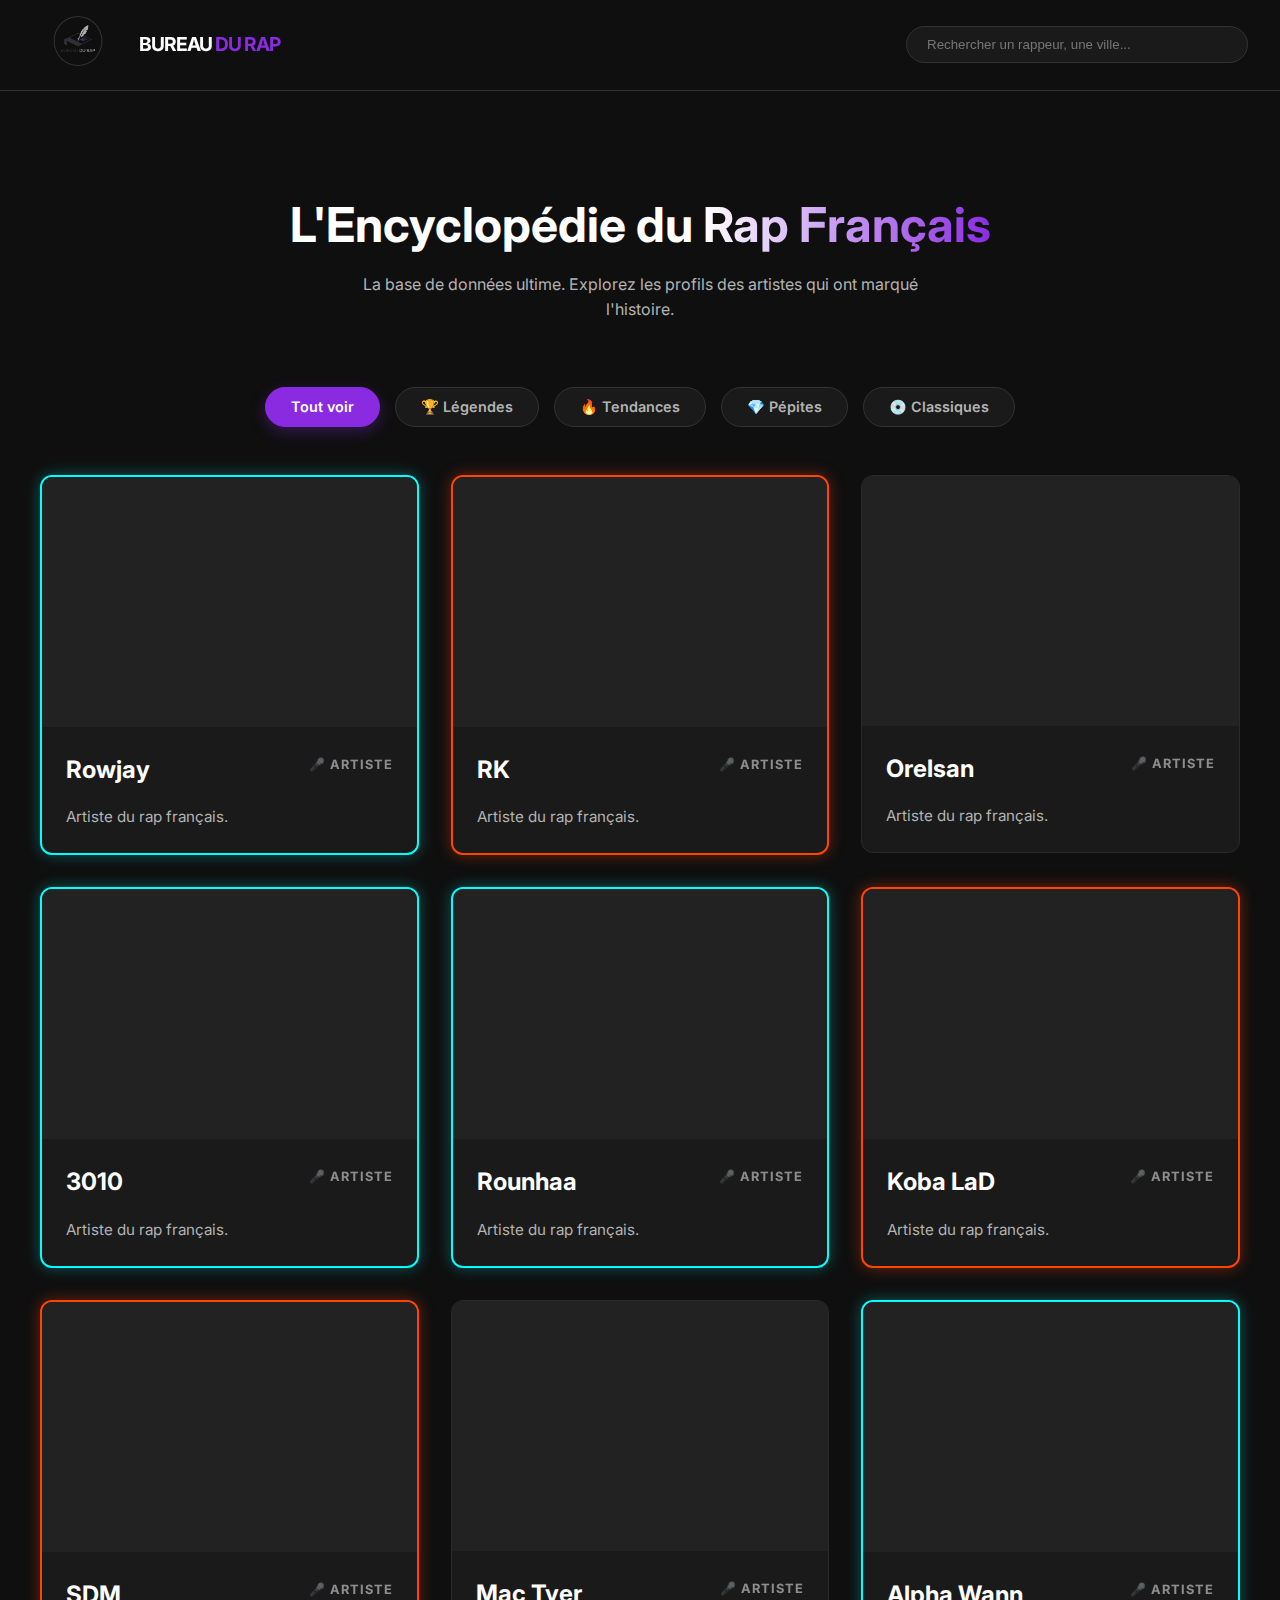
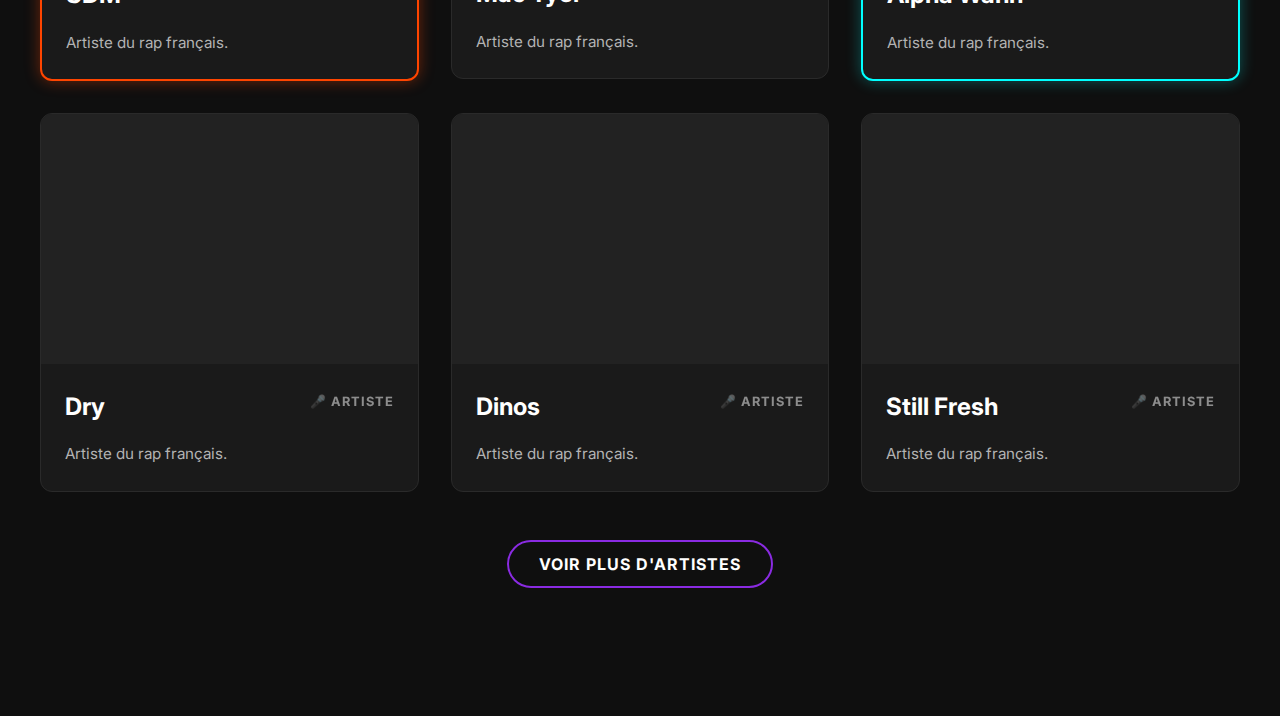
<file: index.html>
<!DOCTYPE html>
<html lang="fr">
<head>
    <meta charset="UTF-8">
    <meta name="viewport" content="width=device-width, initial-scale=1.0">
    <title>Bureau du Rap - Encyclopédie</title>
    <link rel="stylesheet" href="style.css">
    <link href="https://fonts.googleapis.com/css2?family=Inter:wght@400;600;700&display=swap" rel="stylesheet">
</head>
<body>

    <nav class="navbar">
        <div class="logo-container">
            <a href="#index.html"><img src="img/BDR_logo-removebg-preview.png" alt="Bureau du Rap Logo" class="logo-img"></a>
            <span class="logo-text">BUREAU <span class="logo-accent">DU RAP</span></span>
        </div>
        <input type="text" class="search-bar" placeholder="Rechercher un rappeur, une ville..." id="searchInput">
    </nav>

    <header class="hero">
        <h1>L'Encyclopédie du <span class="text-gradient">Rap Français</span></h1>
        <p>La base de données ultime. Explorez les profils des artistes qui ont marqué l'histoire.</p>
    </header>
    <div class="filters-container">
    <button class="filter-btn active" data-filter="all">Tout voir</button>
    <button class="filter-btn" data-filter="legende">🏆 Légendes</button>
    <button class="filter-btn" data-filter="tendance">🔥 Tendances</button>
    <button class="filter-btn" data-filter="pepite">💎 Pépites</button>
    <button class="filter-btn" data-filter="classique">💿 Classiques</button>
</div>

    <main class="container">
        <div class="grid" id="rapperGrid">
            </div>
            <main class="container">

        
        <div class="load-more-container">
            <button id="loadMoreBtn" class="filter-btn" style="display: none;">Voir plus d'artistes</button>
        </div>
    </main>
    </main>
    <script src="database.js"></script> 
    <script src="script.js"></script>
</body>
</html>

</body>
</html>
</file>
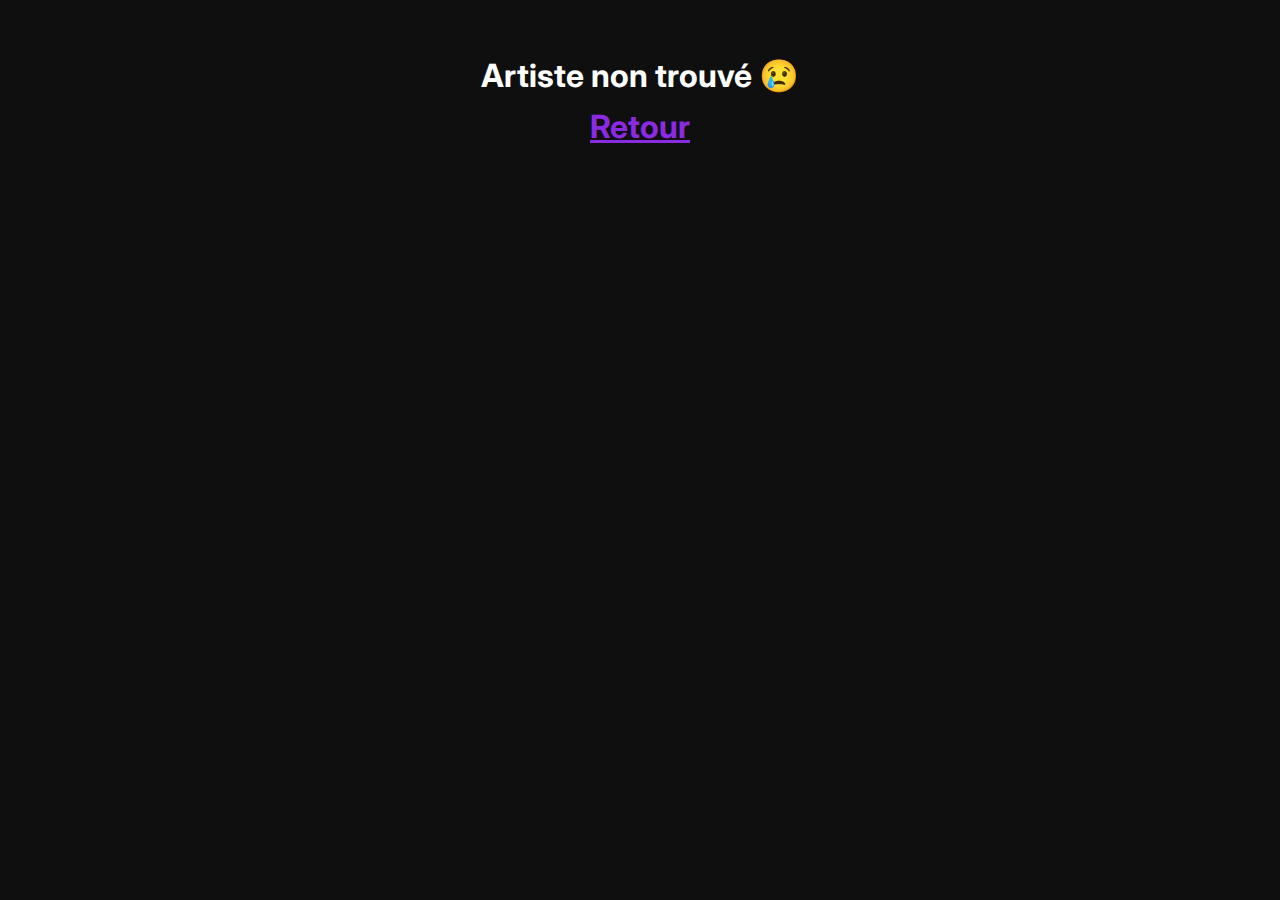
<file: artiste.html>
<!DOCTYPE html>
<html lang="fr">
<head>
    <meta charset="UTF-8">
    <meta name="viewport" content="width=device-width, initial-scale=1.0">
    <title>Profil Artiste</title>
    <link rel="stylesheet" href="style.css">
    <link href="https://fonts.googleapis.com/css2?family=Inter:wght@400;600;700;800&display=swap" rel="stylesheet">
</head>
<body>

    <a href="index.html" class="back-btn">← Retour</a>

    <header class="artist-header" id="headerBg">
        <div class="artist-info">
            <span class="artist-city" id="artistCity">Ville</span>
            <h1 class="artist-name" id="artistName">Artiste</h1>
        </div>
    </header>

    <section class="bio-section" id="artistBio">
        Chargement...
    </section>

    <section class="disco-section">
        <h2 class="section-title">Projets Marquants</h2>
        <div class="albums-grid" id="albumsGrid"></div>
    </section>

    <script src="database.js"></script> 
    <script src="script.js"></script>

    <script>
        const params = new URLSearchParams(window.location.search);
        const artistId = params.get('id');
        const artiste = dataRappeurs.find(r => r.id === artistId);

        if (artiste) {
            document.getElementById('artistName').innerText = artiste.nom;
            document.getElementById('artistCity').innerText = artiste.ville;
            // Fond avec l'image de l'artiste floutée
            document.getElementById('headerBg').style.backgroundImage = `linear-gradient(to bottom, rgba(15,15,15,0.3), #0f0f0f), url('${artiste.image}')`;
            
            // Gestion de la bio
            document.getElementById('artistBio').innerHTML = artiste.bioLongue ? artiste.bioLongue : artiste.bio;

            // Gestion des albums
            const albumsGrid = document.getElementById('albumsGrid');
            if (artiste.albums) {
                artiste.albums.forEach(album => {
                    albumsGrid.innerHTML += `
                        <div class="album-card">
                            <img src="${album.cover}" class="album-cover">
                            <div class="album-info">
                                <h3 class="album-title">${album.titre}</h3>
                                <span class="album-year">${album.annee}</span>
                            </div>
                        </div>`;
                });
            } else {
                albumsGrid.innerHTML = "<p style='color:gray'>Aucun album listé pour l'instant.</p>";
            }
        } else {
            document.body.innerHTML = "<h1 style='color:white;text-align:center;margin-top:50px'>Artiste non trouvé 😢 <br><a href='index.html' style='color:#8A2BE2'>Retour</a></h1>";
        }
    </script>
</body>
</html>
</file>
<file: style.css>
/* --- CONFIGURATION DES COULEURS --- */
:root {
    --bg-dark: #0f0f0f;       /* Noir profond */
    --bg-card: #1a1a1a;       /* Gris foncé pour les cartes */
    --accent: #8A2BE2;        /* Violet électrique */
    --accent-glow: rgba(138, 43, 226, 0.4); /* Lueur violette */
    --text-white: #ffffff;
    --text-gray: #b3b3b3;
    --border-radius: 12px;
}

/* --- BASE --- */
body {
    margin: 0;
    font-family: 'Inter', sans-serif;
    background-color: var(--bg-dark);
    color: var(--text-white);
    line-height: 1.6;
}

/* --- NAVIGATION --- */
.navbar {
    display: flex;
    justify-content: space-between;
    align-items: center;
    padding: 1rem 2rem;
    background-color: rgba(15, 15, 15, 0.9); /* Légèrement transparent */
    backdrop-filter: blur(10px); /* Effet de flou derrière la barre */
    position: sticky;
    top: 0;
    z-index: 100;
    border-bottom: 1px solid #333;
}

.logo-container {
    display: flex;
    align-items: center;
    gap: 15px;
}

.logo-img {
    height: 50px; /* Taille du logo */
    border-radius: 50%; /* Rend le logo rond si tu veux, sinon enlève cette ligne */
    object-fit: cover;
}

.logo-text {
    font-weight: 700;
    font-size: 1.2rem;
    letter-spacing: -1px;
}

.logo-accent {
    color: var(--accent);
}

/* --- BARRE DE RECHERCHE --- */
.search-bar {
    background: var(--bg-card);
    border: 1px solid #333;
    color: white;
    padding: 10px 20px;
    border-radius: 50px;
    width: 300px;
    outline: none;
    transition: all 0.3s ease;
}

.search-bar:focus {
    border-color: var(--accent);
    box-shadow: 0 0 15px var(--accent-glow);
}

/* --- HERO SECTION --- */
.hero {
    text-align: center;
    padding: 4rem 1rem;
}

.hero h1 {
    font-size: 3rem;
    margin-bottom: 0.5rem;
}

.text-gradient {
    background: linear-gradient(to right, #fff, var(--accent));
    -webkit-background-clip: text;
    -webkit-text-fill-color: transparent;
}

.hero p {
    color: var(--text-gray);
    max-width: 600px;
    margin: 0 auto;
}

/* --- GRILLE (GRID) --- */
.container {
    max-width: 1200px;
    margin: 0 auto;
    padding: 0 2rem 4rem 2rem;
}

.grid {
    display: grid;
    /* Responsive automatique : remplit la ligne avec autant de cartes que possible */
    grid-template-columns: repeat(auto-fill, minmax(300px, 1fr)); 
    gap: 2rem;
}

/* --- CARTE RAPPEUR (CARD) --- */
.card {
    background-color: var(--bg-card);
    border-radius: var(--border-radius);
    overflow: hidden;
    border: 1px solid #2a2a2a;
    transition: transform 0.3s ease, box-shadow 0.3s ease;
    display: flex;
    flex-direction: column;
}

.card:hover {
    transform: translateY(-5px); /* La carte monte un peu */
    box-shadow: 0 10px 30px rgba(0,0,0,0.5);
    border-color: var(--accent);
}

.card-image {
    width: 100%;
    height: 250px;
    object-fit: cover; /* L'image remplit la zone sans être déformée */
    background-color: #222;
}

.card-content {
    padding: 1.5rem;
}

.card-header {
    display: flex;
    justify-content: space-between;
    align-items: start;
    margin-bottom: 1rem;
}

.card-name {
    margin: 0;
    font-size: 1.5rem;
    font-weight: 700;
}

.card-tag {
    background-color: rgba(138, 43, 226, 0.15);
    color: #bb86fc;
    padding: 4px 10px;
    border-radius: 6px;
    font-size: 0.8rem;
    font-weight: 600;
    text-transform: uppercase;
}

.card-bio {
    color: var(--text-gray);
    font-size: 0.95rem;
    margin: 0;
    display: -webkit-box;
    -webkit-line-clamp: 3; /* Coupe le texte après 3 lignes */
    -webkit-box-orient: vertical;
    overflow: hidden;
}

/* --- RESPONSIVE MOBILE --- */
@media (max-width: 768px) {
    .navbar {
        flex-direction: column;
        gap: 1rem;
    }
    .search-bar {
        width: 100%;
    }
    .hero h1 {
        font-size: 2rem;
    }
}
/* --- STYLES SPÉCIAUX --- */

/* Style LÉGENDE (Bordure Dorée + Lueur) */
.card.legende {
    border: 2px solid #FFD700; /* Or */
    box-shadow: 0 0 15px rgba(255, 215, 0, 0.3);
}
.card.legende .card-tag {
    background-color: #FFD700;
    color: #000; /* Texte noir sur fond or */
    font-weight: 800;
}

/* Style TENDANCE (Bordure Rouge/Orange + Animation) */
.card.tendance {
    border: 2px solid #ff4500; /* Rouge Orange */
    box-shadow: 0 0 15px rgba(255, 69, 0, 0.4);
    animation: pulse 2s infinite;
}
.card.tendance .card-tag {
    background-color: #ff4500;
    color: #fff;
}

/* Petite animation de pulsation pour les tendances */
@keyframes pulse {
    0% { box-shadow: 0 0 0 0 rgba(255, 69, 0, 0.4); }
    70% { box-shadow: 0 0 10px 10px rgba(255, 69, 0, 0); }
    100% { box-shadow: 0 0 0 0 rgba(255, 69, 0, 0); }
}
/* Style PÉPITE / UNDERGROUND (Bordure Cyan) */
.card.pepite {
    border: 2px solid #00FFFF; /* Cyan */
    box-shadow: 0 0 15px rgba(0, 255, 255, 0.3);
}
.card.pepite .card-tag {
    background-color: #00FFFF;
    color: #000; /* Texte noir pour la lisibilité */
    font-weight: 800;
}
/* --- FILTRES --- */
.filters-container {
    display: flex;
    justify-content: center;
    flex-wrap: wrap;
    gap: 15px;
    margin-bottom: 3rem;
    padding: 0 1rem;
}

.filter-btn {
    background-color: var(--bg-card);
    border: 1px solid #333;
    color: var(--text-gray);
    padding: 10px 25px;
    border-radius: 30px;
    cursor: pointer;
    font-family: 'Inter', sans-serif;
    font-weight: 600;
    font-size: 0.9rem;
    transition: all 0.3s ease;
}

.filter-btn:hover {
    background-color: #2a2a2a;
    color: white;
    transform: translateY(-2px);
}

/* Quand le bouton est actif (sélectionné) */
.filter-btn.active {
    background-color: var(--accent); /* Le Violet */
    color: white;
    border-color: var(--accent);
    box-shadow: 0 5px 15px rgba(138, 43, 226, 0.3);
}

/* --- PAGE ARTISTE (PROFILE) --- */

/* Le Header géant avec la photo en fond */
.artist-header {
    height: 60vh;
    background-size: cover;
    background-position: center top;
    display: flex;
    align-items: flex-end;
    padding: 3rem;
    position: relative;
}

.artist-name {
    font-size: 4rem;
    font-weight: 800;
    margin: 0;
    text-shadow: 0 0 30px rgba(0,0,0,0.8);
    line-height: 1;
}

.artist-city {
    color: var(--accent);
    font-size: 1.2rem;
    font-weight: 700;
    text-transform: uppercase;
    letter-spacing: 2px;
    margin-bottom: 10px;
    display: block;
    text-shadow: 0 2px 4px rgba(0,0,0,0.8);
}

/* Section Bio */
.bio-section {
    max-width: 800px;
    margin: 0 auto;
    padding: 4rem 2rem;
    font-size: 1.15rem;
    line-height: 1.8;
    color: #e0e0e0;
    border-left: 3px solid var(--accent); /* Petite barre violette stylée à gauche */
    margin-top: -50px; /* Pour que ça chevauche un peu le header */
    background: var(--bg-dark);
    position: relative;
    z-index: 10;
}

/* Discographie */
.disco-section {
    max-width: 1200px;
    margin: 0 auto;
    padding: 2rem;
}

.section-title {
    font-size: 2rem;
    margin-bottom: 2rem;
    border-bottom: 1px solid #333;
    padding-bottom: 10px;
}

.albums-grid {
    display: grid;
    grid-template-columns: repeat(auto-fill, minmax(180px, 1fr));
    gap: 2rem;
}

.album-card {
    transition: transform 0.3s ease;
}

.album-card:hover {
    transform: translateY(-5px);
}

.album-cover {
    width: 100%;
    border-radius: 8px;
    box-shadow: 0 5px 15px rgba(0,0,0,0.5);
}

.album-title {
    margin: 10px 0 5px 0;
    font-size: 1rem;
}

.album-year {
    color: var(--text-gray);
    font-size: 0.85rem;
}

/* Bouton Retour */
.back-btn {
    position: fixed;
    top: 20px;
    left: 20px;
    z-index: 100;
    background: rgba(0,0,0,0.6);
    padding: 10px 20px;
    border-radius: 30px;
    color: white;
    text-decoration: none;
    font-weight: 600;
    backdrop-filter: blur(5px);
    border: 1px solid rgba(255,255,255,0.1);
    transition: background 0.3s;
}

.back-btn:hover {
    background: var(--accent);
}
/* --- BOUTON VOIR PLUS --- */
.load-more-container {
    display: flex;
    justify-content: center;
    margin-top: 3rem;
    width: 100%;
}

#loadMoreBtn {
    background-color: transparent;
    border: 2px solid var(--accent);
    color: var(--text-white);
    padding: 12px 30px;
    font-size: 1rem;
    font-weight: 700;
    text-transform: uppercase;
    letter-spacing: 1px;
}

#loadMoreBtn:hover {
    background-color: var(--accent);
    box-shadow: 0 0 20px var(--accent-glow);
    transform: translateY(-3px);
}
</file>
